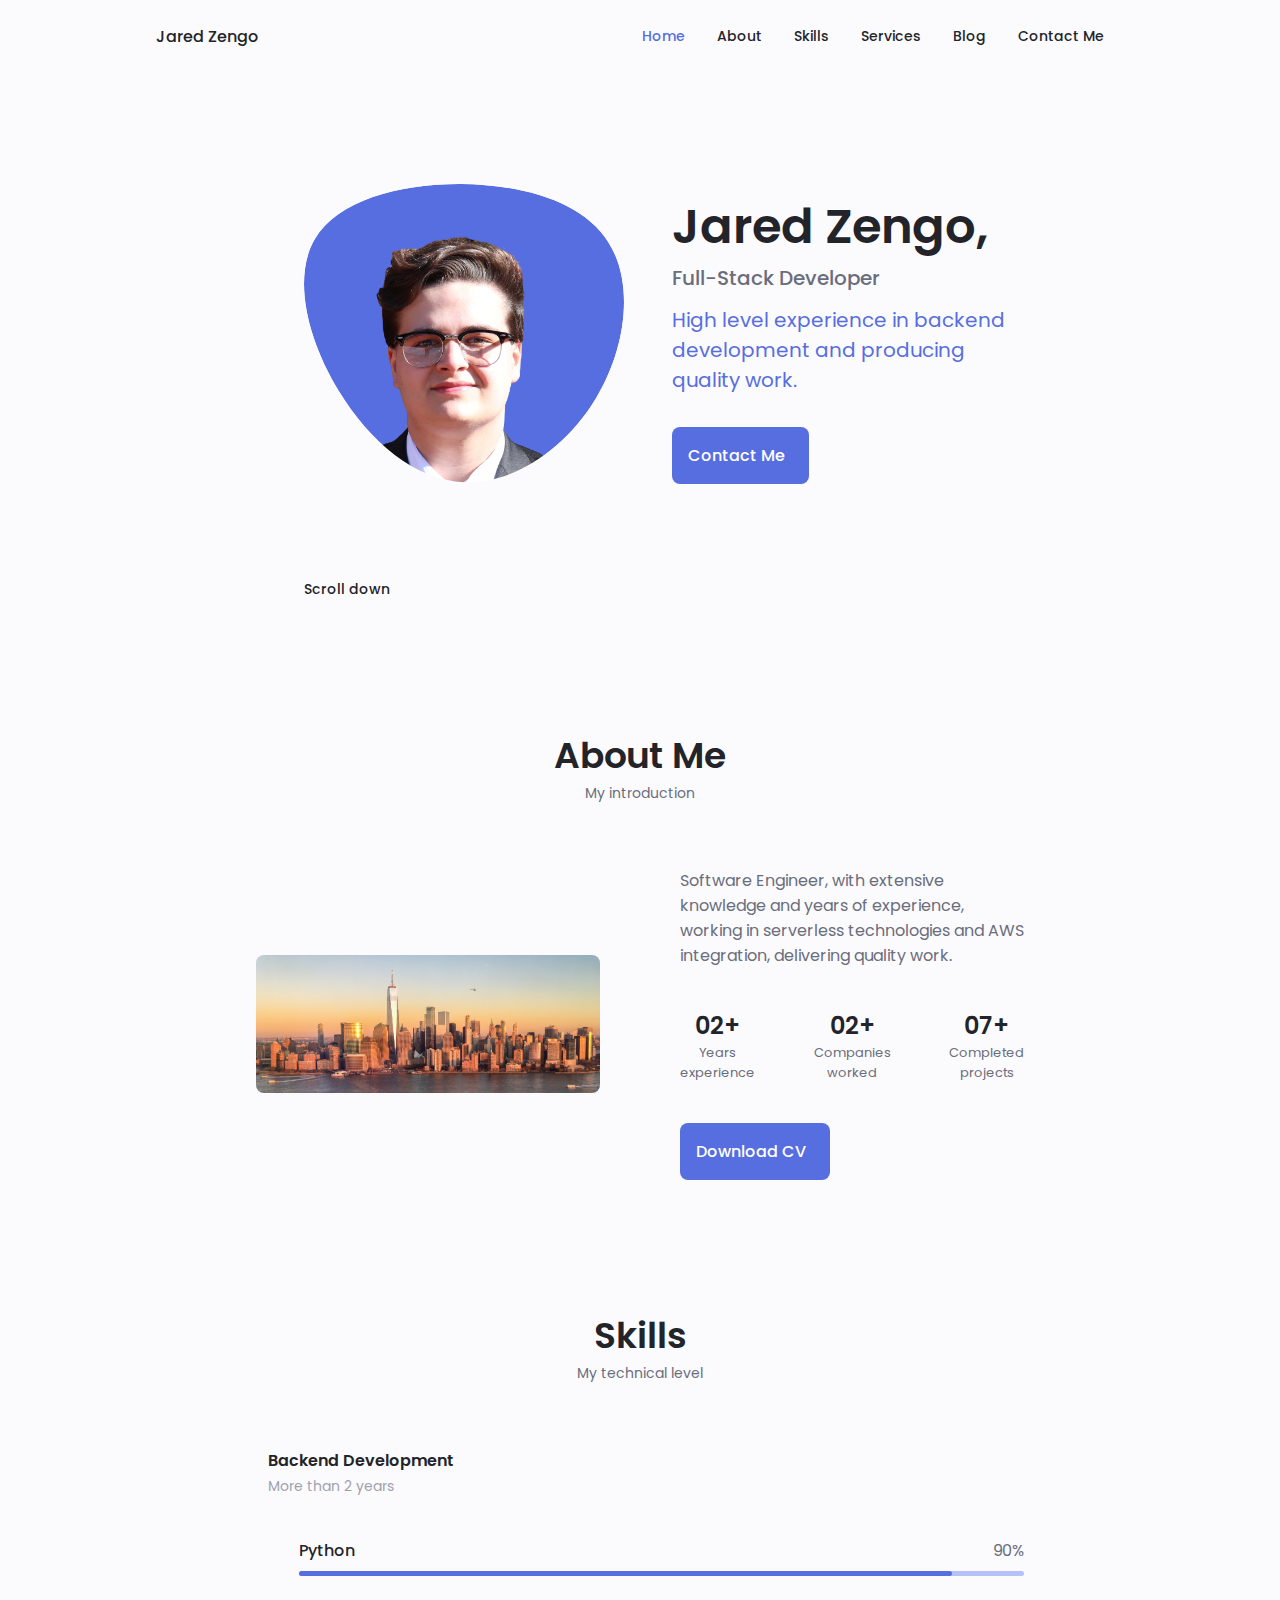
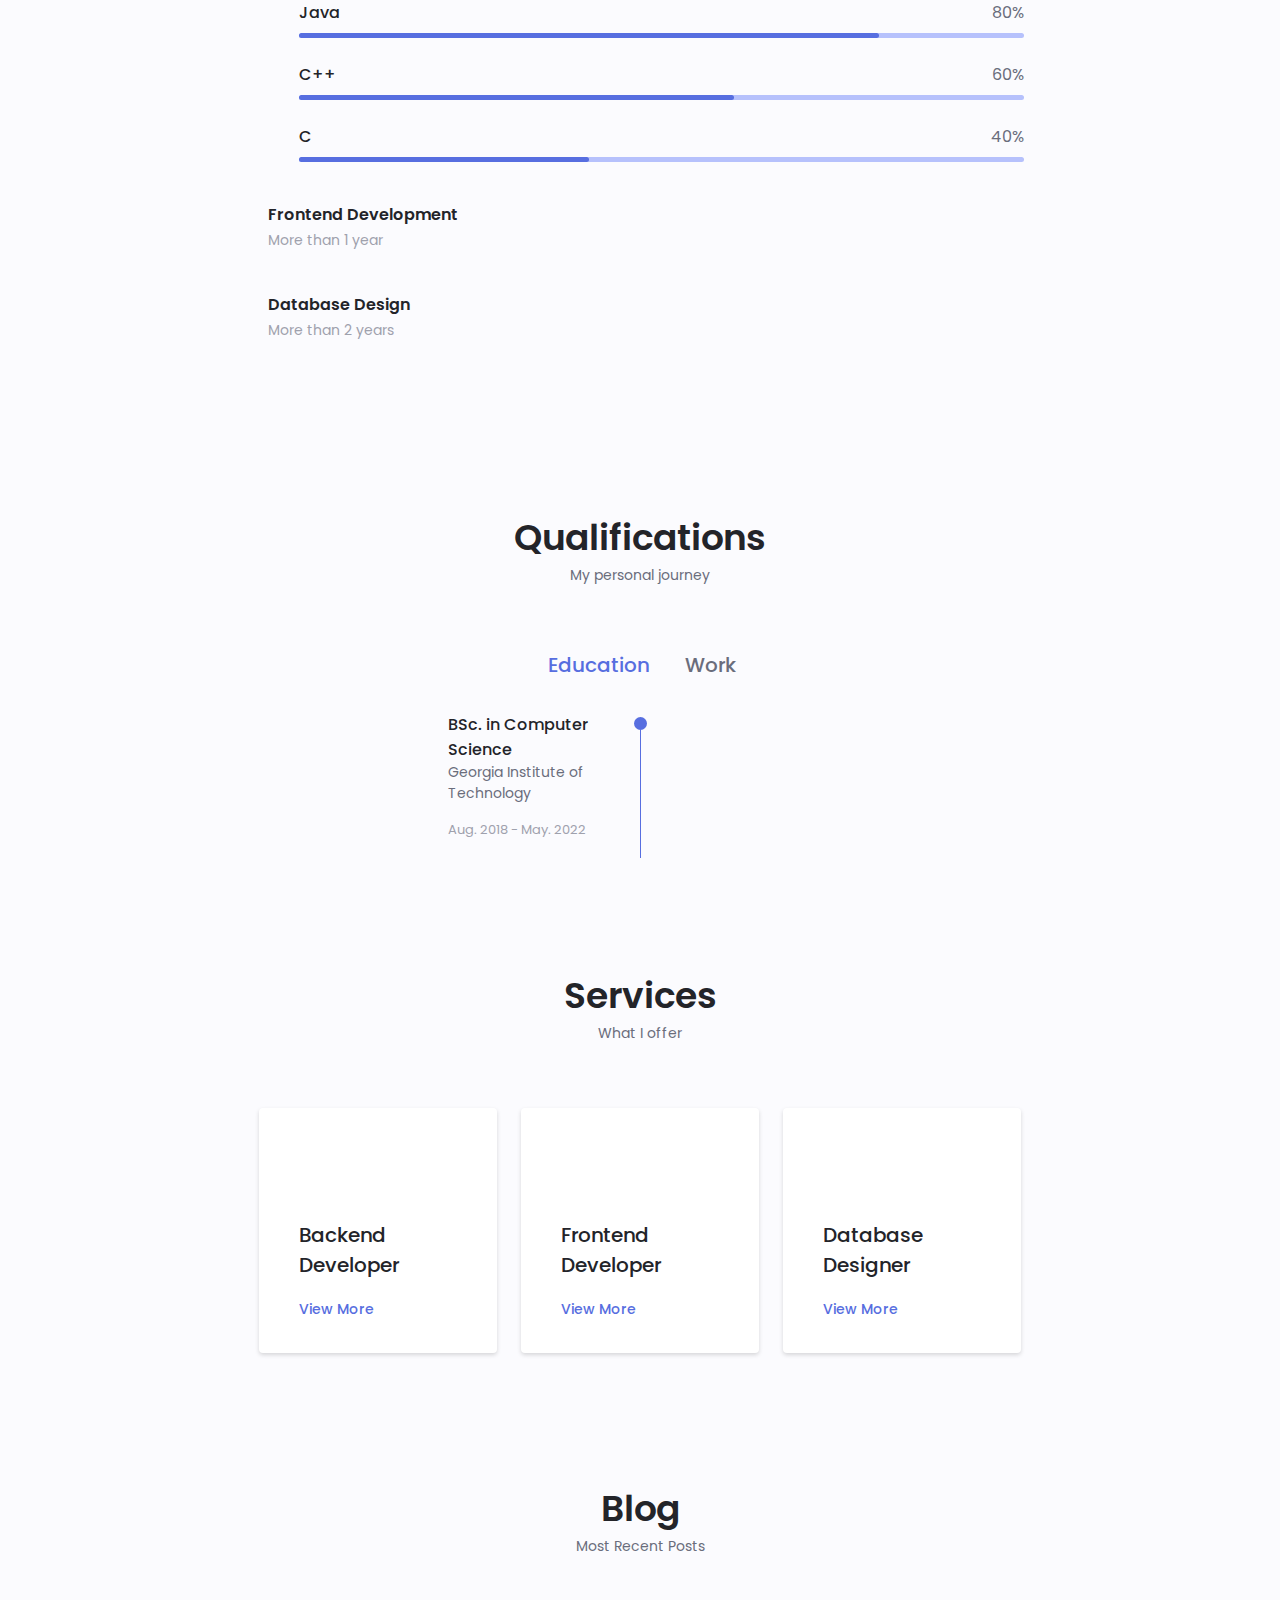
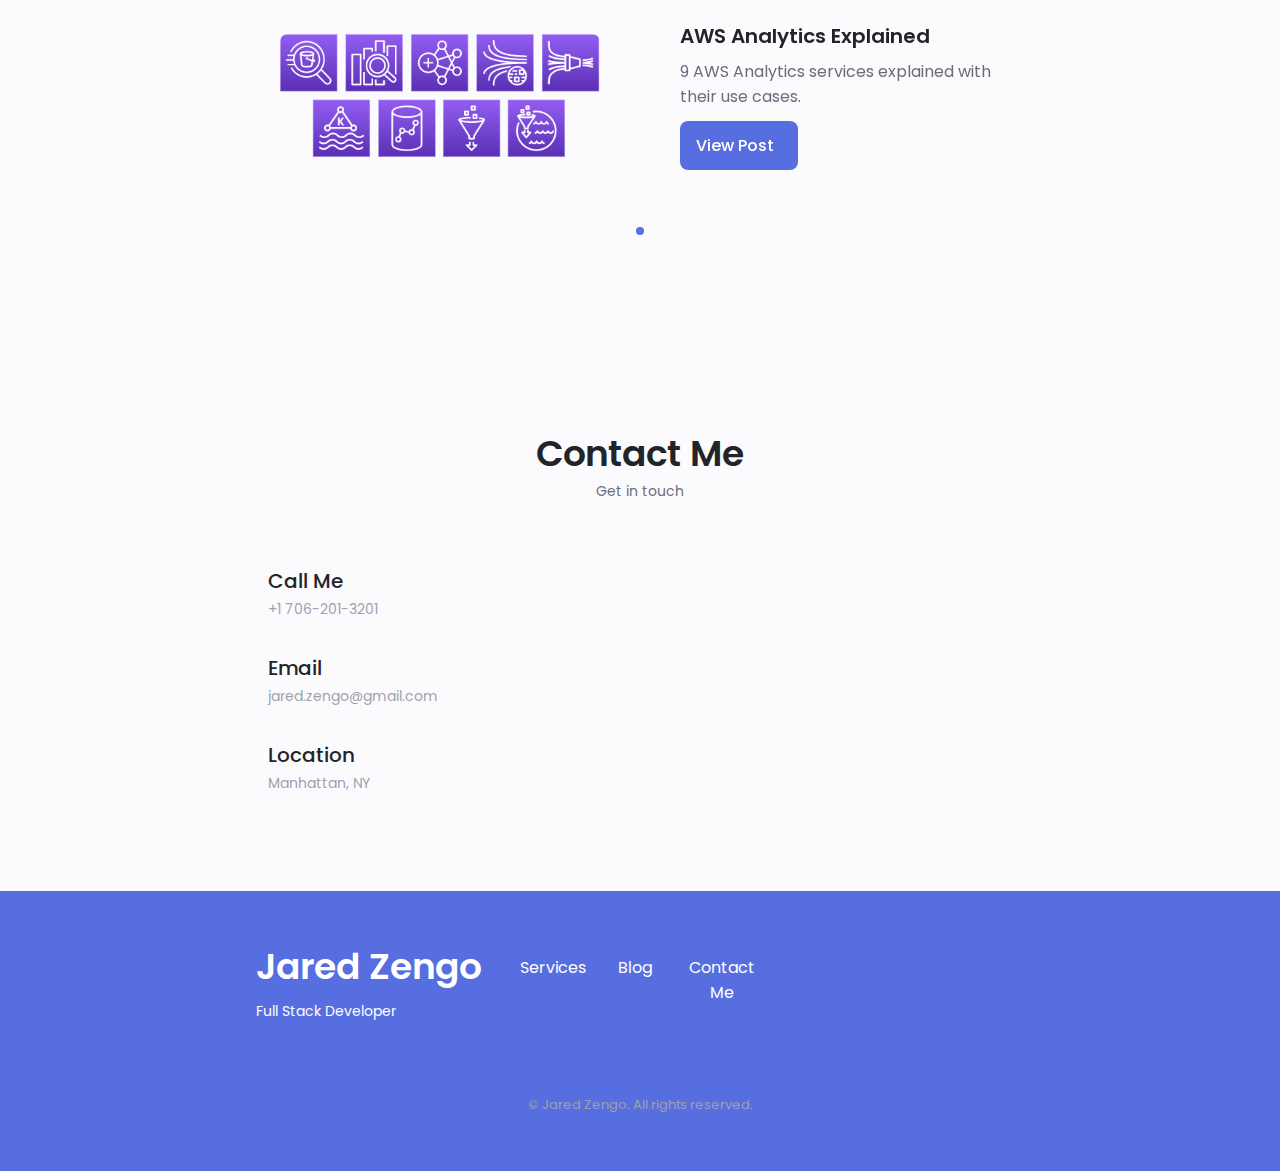
<file: index.html>
<!DOCTYPE html>
<html lang="en">
<head>
    <meta charset="UTF-8">
    <meta name="viewport" content="width=device-width, initial-scale=1.0">
    <meta name = "description" content = "I am a freelance fullstack developer based in New York City. I specializes in building custom applications and websites.">
    <meta name = "title" content = "Jared Zengo's Blog">
    <link rel="apple-touch-icon" sizes="180x180" href="icons/apple-touch-icon.png">
    <link rel="icon" type="image/png" sizes="32x32" href="icons/favicon-32x32.png">
    <link rel="icon" type="image/png" sizes="16x16" href="icons/favicon-16x16.png">
    <link rel="manifest" href="icons/site.webmanifest">
    <link rel="mask-icon" href="icons/safari-pinned-tab.svg" color="#5bbad5">
    <meta name="msapplication-TileColor" content="#da532c">
    <meta name="theme-color" content="#ffffff">
    <!--==================== UNICONS ====================-->
    <link rel="stylesheet" href="https://unicons.iconscout.com/release/v4.0.0/css/line.css">
    <link rel="stylesheet" href="https://cdnjs.cloudflare.com/ajax/libs/font-awesome/4.7.0/css/font-awesome.min.css">
    <!--==================== SWIPER CSS ====================-->
    <link rel="stylesheet" href="assets/css/swiper-bundle.min.css">

    <!--==================== CSS ====================-->
    <link rel="stylesheet" href="assets/css/styles.css">

    <title>Jared Zengo</title>
</head>
<body>
<!--==================== HEADER ====================-->
    <header class="header" id="header">
        <nav class="nav container">
            <a href="#" class="nav__logo">Jared Zengo</a>
            <div class="nav__menu" id="nav-menu">
                <ul class="nav__list grid">
                    <li class="nav__item">
                        <a href="#home" class="nav__link active-link">
                            <i class="uil uil-estate nav__icon"></i> Home
                        </a>
                    </li>
                    <li class="nav__item">
                        <a href="#about" class="nav__link">
                            <i class="uil uil-user nav__icon"></i> About
                        </a>
                    </li>
                    <li class="nav__item">
                        <a href="#skills" class="nav__link">
                            <i class="uil uil-file-alt nav__icon"></i> Skills
                        </a>
                    </li>
                    <li class="nav__item">
                        <a href="#services" class="nav__link">
                            <i class="uil uil-briefcase-alt nav__icon"></i> Services
                        </a>
                    </li>
                    <li class="nav__item">
                        <a href="blog#" class="nav__link">
                            <i class="uil uil-scenery nav__icon"></i> Blog
                        </a>
                    </li>
                    <li class="nav__item">
                        <a href="#contact" class="nav__link">
                            <i class="uil uil-estate nav__icon"></i> Contact Me
                        </a>
                    </li>
                </ul>
                <i class="uil uil-times nav__close" id="nav-close"></i>
            </div>

            <div class="nav__btns">
                <!--Theme change button-->
                <i class="uil uil-moon change-theme" id="theme-button"></i>

                <div class="nav__toggle" id="nav-toggle">
                    <i class="uil uil-apps"></i>
                </div>
            </div>
        </nav>
    </header>

<!--==================== MAIN ====================-->
    <main class="main">
        <!--==================== HOME ====================-->
        <section class="home section" id="home">
            <div class="home__container container grid">
                <div class="home__content grid">
                    <div class="home__social">
                        <a href="https://www.linkedin.com/in/jared-zengo/" target="_blank" class="home__social-icon">
                            <i class="uil uil-linkedin-alt"></i>
                        </a>
                        <a href="https://github.com/jjz13744" target="_blank" class="home__social-icon">
                            <i class="uil uil-github-alt"></i>
                        </a>
                        <a href="https://www.twitter.com/JaredZengo" target="_blank" class="home__social-icon">
                            <i class="uil uil-twitter-alt"></i>
                    </div>

                    <div class="home__img">
                        <svg class="home__blob" viewBox="0 0 200 187" xmlns="http://www.w3.org/2000/svg" xmlns:xlink="http://www.w3.org/1999/xlink">
                            <mask id="mask0" mask-type="alpha">
                                <path d="M190.312 36.4879C206.582 62.1187 201.309 102.826 182.328 134.186C163.346 165.547
            130.807 187.559 100.226 186.353C69.6454 185.297 41.0228 161.023 21.7403 129.362C2.45775
            97.8511 -7.48481 59.1033 6.67581 34.5279C20.9871 10.1032 59.7028 -0.149132 97.9666
            0.00163737C136.23 0.303176 174.193 10.857 190.312 36.4879Z"/>
                            </mask>
                            <g mask="url(#mask0)">
                                <path d="M190.312 36.4879C206.582 62.1187 201.309 102.826 182.328 134.186C163.346
            165.547 130.807 187.559 100.226 186.353C69.6454 185.297 41.0228 161.023 21.7403
            129.362C2.45775 97.8511 -7.48481 59.1033 6.67581 34.5279C20.9871 10.1032 59.7028
            -0.149132 97.9666 0.00163737C136.23 0.303176 174.193 10.857 190.312 36.4879Z"/>
                                <image class="home__blob-img" x="12" y="18" xlink:href="assets/img/perfil.png"/>
                            </g>
                        </svg>

                    </div>
                    <div class="home__data">
                        <h1 class="home__title">Jared Zengo,</h1>
                        <h3 class="home__subtitle">Full-Stack Developer</h3>
                        <p class="home__description">High level experience in backend development and producing quality work.</p>
                        <a href="#contact" class="button button--flex">
                            Contact Me <i class="uil uil-message button__icon"></i>
                        </a>
                    </div>
                </div>

                <div class="home_scroll">
                    <a href="#about" class="home__scroll-button button--flex">
                        <i class="uil uil-mouse-alt home__scroll-mouse"></i>
                        <span class="home__scroll-name">Scroll down</span>
                        <i class="uil uil-arrow-down homw__scroll-arrow"></i>
                    </a>
                </div>
            </div>
        </section>

        <!--==================== ABOUT ====================-->
        <section class="about section" id="about">
            <h2 class="section__title"> About Me</h2>
            <span class="section__subtitle">My introduction</span>

            <div class="about__container container grid">
                <img src="assets/img/about.jpg" alt="" class="about__img">

                <div class="about__data">
                    <p class="about__description">
                        Software Engineer, with extensive knowledge and years of experience, working in serverless
                        technologies and AWS integration, delivering quality work.
                    </p>

                    <div class="about__info">
                        <div >
                            <span class="about__info-title">02+</span>
                            <span class="about__info-name">Years <br> experience </span>
                        </div>

                        <div>
                            <span class="about__info-title">02+</span>
                            <span class="about__info-name">Companies <br> worked </span>
                        </div>

                        <div>
                            <span class="about__info-title">07+</span>
                            <span class="about__info-name">Completed <br> projects </span>
                        </div>
                    </div>
                    <div class="about__buttons">
                        <a download="" href="assets/pdf/Jared-CV.pdf" class="button button--flex">
                            Download CV <i class="uil uil-download-alt button__icon"></i>
                        </a>
                    </div>
                </div>
            </div>

        </section>

        <!--==================== SKILLS ====================-->
        <section class="skills section" id="skills">
            <h2 class="section__title">Skills</h2>
            <span class="section__subtitle">My technical level</span>

            <div class="skills__container container grid">
                <div>
                    <!--====================== SKILLS 1 =============================-->
                    <div class="skills__content skills__open">
                        <div class="skills__header">
                            <i class="uil uil-brackets-curly skills__icon"></i>

                            <div>
                                <h1 class="skills__title">Backend Development</h1>
                                <span class="skills__subtitle">More than 2 years</span>
                            </div>

                            <i class="uil uil-angle-down skills__arrow"></i>
                        </div>

                        <div class="skills__list grid">
                            <div class="skills__data">
                                <div class="skills__titles">
                                    <h3 class="skills__name">Python</h3>
                                    <div class="skills__number">90%</div>
                                </div>
                                <div class="skills__bar">
                                    <div class="skills__percentage skills__python"></div>
                                </div>
                            </div>

                            <div class="skills__data">
                                <div class="skills__titles">
                                    <h3 class="skills__name">Java</h3>
                                    <div class="skills__number">80%</div>
                                </div>
                                <div class="skills__bar">
                                    <div class="skills__percentage skills__java"></div>
                                </div>
                            </div>

                            <div class="skills__data">
                                <div class="skills__titles">
                                    <h3 class="skills__name">C++</h3>
                                    <div class="skills__number">60%</div>
                                </div>
                                <div class="skills__bar">
                                    <div class="skills__percentage skills__cpp"></div>
                                </div>
                            </div>

                            <div class="skills__data">
                                <div class="skills__titles">
                                    <h3 class="skills__name">C</h3>
                                    <div class="skills__number">40%</div>
                                </div>
                                <div class="skills__bar">
                                    <div class="skills__percentage skills__c"></div>
                                </div>
                            </div>
                        </div>
                    </div>

                    <!--====================== SKILLS 2 =============================-->
                    <div class="skills__content skills__close">
                        <div class="skills__header">
                            <i class="uil uil-brackets-curly skills__icon"></i>

                            <div>
                                <h1 class="skills__title">Frontend Development</h1>
                                <span class="skills__subtitle">More than 1 year</span>
                            </div>

                            <i class="uil uil-angle-down skills__arrow"></i>
                        </div>

                        <div class="skills__list grid">
                            <div class="skills__data">
                                <div class="skills__titles">
                                    <h3 class="skills__name">React.js</h3>
                                    <div class="skills__number">70%</div>
                                </div>
                                <div class="skills__bar">
                                    <div class="skills__percentage skills__react"></div>
                                </div>
                            </div>

                            <div class="skills__data">
                                <div class="skills__titles">
                                    <h3 class="skills__name">Material UI</h3>
                                    <div class="skills__number">60%</div>
                                </div>
                                <div class="skills__bar">
                                    <div class="skills__percentage skills__material"></div>
                                </div>
                            </div>
                            
                            <div class="skills__data">
                                <div class="skills__titles">
                                    <h3 class="skills__name">Javascript</h3>
                                    <div class="skills__number">80%</div>
                                </div>
                                <div class="skills__bar">
                                    <div class="skills__percentage skills__javascript"></div>
                                </div>
                            </div>

                            <div class="skills__data">
                                <div class="skills__titles">
                                    <h3 class="skills__name">Formik</h3>
                                    <div class="skills__number">60%</div>
                                </div>
                                <div class="skills__bar">
                                    <div class="skills__percentage skills__formik"></div>
                                </div>
                            </div>
                        </div>
                    </div>

                    <div>
                        <!--====================== SKILLS 3 =============================-->
                        <div class="skills__content skills__close">
                            <div class="skills__header">
                                <i class="uil uil-brackets-curly skills__icon"></i>

                                <div>
                                    <h1 class="skills__title">Database Design</h1>
                                    <span class="skills__subtitle">More than 2 years</span>
                                </div>

                                <i class="uil uil-angle-down skills__arrow"></i>
                            </div>

                            <div class="skills__list grid">
                                <div class="skills__data">
                                    <div class="skills__titles">
                                        <h3 class="skills__name">MySQL</h3>
                                        <div class="skills__number">80%</div>
                                    </div>
                                    <div class="skills__bar">
                                        <div class="skills__percentage skills__mysql"></div>
                                    </div>
                                </div>
                                <div class="skills__data">
                                    <div class="skills__titles">
                                        <h3 class="skills__name">Graphql</h3>
                                        <div class="skills__number">70%</div>
                                    </div>
                                    <div class="skills__bar">
                                        <div class="skills__percentage skills__graphql"></div>
                                    </div>
                                </div>
                            </div>
                        </div>
                    </div>
                </div>
            </div>
        </section>

        <!--==================== QUALIFICATION ====================-->
        <section class="qualification section">
            <h2 class="section__title">Qualifications</h2>
            <div class="section__subtitle">My personal journey</div>

            <div class="qualification__container container">
                <div class="qualification__tabs">
                    <div class="qualification__button button--flex qualification__active" data-target="#education">
                        <i class="uil uil-graduation-cap qualification__icon"></i>
                        Education
                    </div>

                    <div class="qualification__button button--flex" data-target="#work">
                        <i class="uil uil-briefcase-alt qualification__icon"></i>
                        Work
                    </div>
                </div>

                <div class="qualification__sections">
                    <!--===============================QUALIFICATION CONTENT 1 ===========================-->
                    <div class="qualification__content qualification__active" data-content id="education">
                        <!--===============================QUALIFICATION 1 ===========================-->
                        <div class="qualification__data">
                            <div>
                                <h3 class="qualification__title">BSc. in Computer Science</h3>
                                <span class="qualification__subtitle">Georgia Institute of Technology</span>
                                <div class="qualification__calendar">
                                    <i class="uil uil-calendar-alt"></i>
                                    Aug. 2018 - May. 2022
                                </div>
                            </div>

                            <div>
                                <span class="qualification__rounder"></span>
                                <span class="qualification__line"></span>
                            </div>
                        </div>
                    </div> <!-- Remove this div to enable other qualifications-->

                        <!-- ===============================QUALIFICATION 2 =========================== -->
                        <!-- <div class="qualification__data">
                            <div></div>
                            <div>
                                <span class="qualification__rounder"></span>
                                <span class="qualification__line"></span>
                            </div>

                            <div>
                                <h3 class="qualification__title">Higher Secondary School Certificate</h3>
                                <span class="qualification__subtitle">Bir Shreshtha Noor Mohammad Public College</span>
                                <div class="qualification__calendar">
                                    <i class="uil uil-calendar-alt"></i>
                                    July, 2012 - September, 2014
                                </div>
                            </div>
                        </div> -->

                        <!--===============================QUALIFICATION 3 ===========================-->
                        <!-- <div class="qualification__data">
                            <div>
                                <h3 class="qualification__title">Secondary School Certificate</h3>
                                <span class="qualification__subtitle">Bir Shreshtha Munshi Abdur Rouf Public College</span>
                                <div class="qualification__calendar">
                                    <i class="uil uil-calendar-alt"></i>
                                    January, 2010 - May, 2012
                                </div>
                            </div>

                            <div>
                                <span class="qualification__rounder"></span>
                            </div>
                        </div>
                    </div> -->

                    <!--===============================QUALIFICATION CONTENT 2 ===========================-->
                    <div class="qualification__content" data-content id="work">
                        <!--===============================QUALIFICATION 1 ===========================-->
                        <div class="qualification__data">
                            <div>
                                <h3 class="qualification__title">Software Engineering Intern</h3>
                                <span class="qualification__subtitle">
                                    <a class="qualification__tech" href="https://www.parsons.com/" target="_blank">Parsons</a>
                                </span>
                                <div class="qualification__calendar">
                                    <i class="uil uil-calendar-alt"></i>
                                    June. 2021 - Sept. 2021
                                </div>
                            </div>

                            <div>
                                <span class="qualification__rounder"></span>
                                <span class="qualification__line"></span>
                            </div>
                        </div>

                        <!--===============================QUALIFICATION 2 ===========================-->
                        <div class="qualification__data">
                            <div></div>
                            <div>
                                <span class="qualification__rounder"></span>
                                <span class="qualification__line"></span>
                            </div>

                            <div>
                                <h3 class="qualification__title">GT Junior Design Team Lead</h3>
                                <span class="qualification__subtitle">
                                    <a class="qualification__tech" href="https://home.kpmg/xx/en/home" target="_blank">KPMG</a>
                                </span>
                                <div class="qualification__calendar">
                                    <i class="uil uil-calendar-alt"></i>
                                    Jan. 2021 - Dec. 2021
                                </div>
                            </div>
                        </div>

                        <!--===============================QUALIFICATION 3 ===========================-->
                        <div class="qualification__data">
                            <div>
                                <h3 class="qualification__title">Software Engineer Analyst</h3>
                                <span class="qualification__subtitle">
                                    <a class="qualification__tech" href="https://www.marketaxess.com/" target="_blank">MarketAxess</a>
                                <div class="qualification__calendar">
                                    <i class="uil uil-calendar-alt"></i>
                                    Sept. 2022 - Current
                                </div>
                            </div>

                            <div>
                                <span class="qualification__rounder"></span>
                            </div>
                        </div>
                    </div>
                </div>
            </div>
        </section>

        <!--==================== SERVICES ====================-->
        <section class="services section" id="services">
            <h2 class="section__title">Services</h2>
            <span class="section__subtitle">What I offer</span>

            <div class="services__container container grid">
                <!--===================== SERVICES 1 ====================-->
                <div class="services__content">
                    <div>
                        <i class="uil uil-arrow services__icon"></i>
                        <h3 class="services__title">Backend <br> Developer</h3>

                        <span class="button button--flex button--small button--link services__button">
                            View More
                            <i class="uil uil-arrow-right button__icon"></i>
                        </span>

                        <div class="services__modal">
                            <div class="services__modal-content">
                                <h4 class="services__modal-title">Backend <br> Developer</h4>
                                <i class="uil uil-times services__modal-close"></i>

                                <ul class="services__modal-services grid">
                                    <li class="services__modal-service">
                                        <i class="uil uil-check-circle services__modal-icon"></i>
                                        <p>I design backend architecture that is cloud ready.</p>
                                    </li>

                                    <li class="services__modal-service">
                                        <i class="uil uil-check-circle services__modal-icon"></i>
                                        <p>I migrate on-premise solutions to cloud solutions.</p>
                                    </li>

                                    <li class="services__modal-service">
                                        <i class="uil uil-check-circle services__modal-icon"></i>
                                        <p>I deploy microservices to the cloud to make applications more reliable.</p>
                                    </li>
                                </ul>
                            </div>
                        </div>
                    </div>
                </div>

                <!--===================== SERVICES 2 ====================-->
                <div class="services__content">
                    <div>
                        <i class="uil uil-web-grid services__icon"></i>
                        <h3 class="services__title">Frontend <br> Developer</h3>

                        <span class="button button--flex button--small button--link services__button">
                            View More
                            <i class="uil uil-arrow-right button__icon"></i>
                        </span>

                        <div class="services__modal">
                            <div class="services__modal-content">
                                <h4 class="services__modal-title">Frontend <br> Developer</h4>
                                <i class="uil uil-times services__modal-close"></i>

                                <ul class="services__modal-services grid">
                                    <li class="services__modal-service">
                                        <i class="uil uil-check-circle services__modal-icon"></i>
                                        <p>I develop clean and <b>blazingly fast</b> user interfaces for a variety of different web applications.</p>
                                    </li>

                                    <li class="services__modal-service">
                                        <i class="uil uil-check-circle services__modal-icon"></i>
                                        <p>I design customer focused web applications that have a lasting impact. </p>
                                    </li>

                                    <li class="services__modal-service">
                                        <i class="uil uil-check-circle services__modal-icon"></i>
                                        <p>I restructure ui/ux components to provide for the easiest usability.</p>
                                    </li>
                                </ul>
                            </div>
                        </div>
                    </div>
                </div>

                <!--===================== SERVICES 3 ====================-->
                <div class="services__content">
                    <div>
                        <i class="uil uil-pen services__icon"></i>
                        <h3 class="services__title">Database <br> Designer</h3>

                        <span class="button button--flex button--small button--link services__button">
                            View More
                            <i class="uil uil-arrow-right button__icon"></i>
                        </span>

                        <div class="services__modal">
                            <div class="services__modal-content">
                                <h4 class="services__modal-title">Database <br> Designer</h4>
                                <i class="uil uil-times services__modal-close"></i>

                                <ul class="services__modal-services grid">
                                    <li class="services__modal-service">
                                        <i class="uil uil-check-circle services__modal-icon"></i>
                                        <p>I design databases to fit the individual needs of the product.</p>
                                    </li>

                                    <li class="services__modal-service">
                                        <i class="uil uil-check-circle services__modal-icon"></i>
                                        <p>I structure data to allow for ease of access in preparation for future expansion.</p>
                                    </li>
                                </ul>
                            </div>
                        </div>
                    </div>
                </div>
            </div>
        </section>

        <!--==================== PORTFOLIO ====================-->
        <section class="portfolio section" id="blog">
            <h2 class="section__title">Blog</h2>
            <span class="section__subtitle">Most Recent Posts</span>

            <div class="portfolio__container container swiper-container">
                <div class="swiper-wrapper">
                    <!--======================== PORTFOLIO 1 =============-->
                    <div class="portfolio__content grid swiper-slide">
                        <img src="BlogPosts/AWSAnalyticsResources/AWSAnalyticsExplained.png" alt="" class="portfolio__img">

                        <div class="portfolio__data">
                            <h3 class="portfolio__title">AWS Analytics Explained</h3>
                            <p class="portfolio__description">
                                9 AWS Analytics services explained with their use cases.
                            </p>
                            <a href="./BlogPosts/AWSAnalyticsExplained" class="button button--flex button--small portfolio__button">
                                View Post
                                <i class="uil uil-arrow-right button__icon"></i>
                            </a>
                        </div>
                    </div>

                    <!-- ======================== PORTFOLIO 2 =============
                    <div class="portfolio__content grid swiper-slide">
                        <img src="assets/img/portfolio2.jpg" alt="" class="portfolio__img">

                        <div class="portfolio__data">
                            <h3 class="portfolio__title">Modern Website(2)</h3>
                            <p class="portfolio__description">
                                This is test description(2) right now.
                            </p>
                            <a href="#" class="button button--flex button--small portfolio__button">
                                View Post
                                <i class="uil uil-arrow-right button__icon"></i>
                            </a>
                        </div>
                    </div>

                    ======================== PORTFOLIO 3 =============
                    <div class="portfolio__content grid swiper-slide">
                        <img src="assets/img/portfolio3.jpg" alt="" class="portfolio__img">

                        <div class="portfolio__data">
                            <h3 class="portfolio__title">Modern Website(3)</h3>
                            <p class="portfolio__description">
                                This is test description(3) right now.
                            </p>
                            <a href="#" class="button button--flex button--small portfolio__button">
                                View Post
                                <i class="uil uil-arrow-right button__icon"></i>
                            </a>
                        </div>
                    </div> -->

                </div>
                <!--============ Add Arrows =============-->
                <div class="swiper-button-next">
                    <i class="uil uil-angle-right-b swiper-portfolio-icon"></i>
                </div>
                <div class="swiper-button-prev">
                    <i class="uil uil-angle-left-b swiper-portfolio-icon"></i>
                </div>

                <!--============ Add Pagination =============-->
                <div class="swiper-pagination"></div>
            </div>
        </section>

        <!-- ==================== PROJECT IN MIND ====================
        <section class="project section">
            <div class="project__bg">
                <div class="project__container container grid">
                    <div class="project__data">
                        <h2 class="project__title">You have a new project</h2>
                        <p class="project__description">Contact me now and get a 30% discount on your new project!</p>
                        <a href="#contact" class="button button--flex button--white">
                            Contact Me
                            <i class="uil uil-message project__icon button__icon"></i>
                        </a>
                    </div>

                    <img src="assets/img/project.png" alt="" class="project__img">
                </div>
            </div>

        </section> -->

        <!--==================== TESTIMONIAL ====================-->
        <section class="testimonial section">
            <!--=======This feature is skipped for now========-->
        </section>

        <!--==================== CONTACT ME ====================-->
        <section class="contact section" id="contact">
            <h2 class="section__title">Contact Me</h2>
            <span class="section__subtitle">Get in touch</span>

            <div class="contact__container container grid">
                <div>
                    <div class="contact__information">
                        <i class="uil uil-phone contact__icon"></i>

                        <div>
                            <h3 class="contact__title">Call Me</h3>
                            <span class="contact__subtitle">+1 706-201-3201</span>
                        </div>
                    </div>

                    <div class="contact__information">
                        <i class="uil uil-envelope contact__icon"></i>

                        <div>
                            <h3 class="contact__title">Email</h3>
                            <span class="contact__subtitle">jared.zengo@gmail.com</span>
                        </div>
                    </div>

                    <div class="contact__information">
                        <i class="uil uil-map-marker contact__icon"></i>

                        <div>
                            <h3 class="contact__title">Location</h3>
                            <span class="contact__subtitle">Manhattan, NY</span>
                        </div>
                    </div>

                    <!-- <form action="" class="contact__form grid">
                        <div class="contact__inputs grid">
                            <div class="contact__content">
                                <label for="name" class="contact__label">Name</label>
                                <input type="text" id="name" class="contact__input">
                            </div>

                            <div class="contact__content">
                                <label for="email" class="contact__label">Email</label>
                                <input type="email" id="email" class="contact__input">
                            </div>
                        </div>

                        <div class="contact__content">
                            <label for="project-contact" class="contact__label">Project</label>
                            <input type="text" id="project-contact" class="contact__input">
                        </div>

                        <div class="contact__content">
                            <label for="message-contact" class="contact__label">Message</label>
                            <textarea name="" cols="0" rows="7" id="message-contact" class="contact__input"></textarea>
                        </div>
                        
                        <div>
                            <a href="#" class="button button--flex">Send Message</a>
                            <i class="uil uil-message button__icon"></i>
                        </div>
                    </form> -->
                </div>
            </div>

        </section>
    </main>

    <!--==================== FOOTER ====================-->
    <footer class="footer">
        <div class="footer__bg">
            <div class="footer__container container grid">
                <div>
                    <h1 class="footer__title">Jared Zengo</h1>
                    <span class="footer__subtitle">Full Stack Developer</span>
                </div>

                <ul class="footer__links">
                    <li>
                        <a href="#services" class="footer__link">Services</a>
                    </li>

                    <li>
                        <a href="#blog" class="footer__link">Blog</a>
                    </li>

                    <li>
                        <a href="#contact" class="footer__link">Contact Me</a>
                    </li>
                </ul>

                <div class="footer__socials">
                    <a href="https://www.linkedin.com/in/jared-zengo/" target="_blank" class="footer__social" class="footer__social">
                        <i class="uil uil-linkedin-alt"></i>
                    </a>
                    <a href="https://www.github.com/jjz13744" target="_blank" class="footer__social" class="footer__social">
                        <i class="uil uil-github-alt"></i>
                    </a>
                    <a href="https://www.twitter.com/JaredZengo/" target="_blank" class="footer__social" class="footer__social">
                        <i class="uil uil-twitter-alt"></i>
                    </a>
                </div>
            </div>

            <p class="footer__copy">&#169; Jared Zengo. All rights reserved.</p>
        </div>

    </footer>

    <!--==================== SCROLL TOP ====================-->
    <a href="" class="scrollup" id="scroll-up">
        <i class="uil uil-arrow-up scroll__icon"></i>
    </a>

    <!--==================== SWIPER JS ====================-->
    <script src="assets/js/swiper-bundle.min.js"></script>

    <!--==================== MAIN JS ====================-->
    <script src="assets/js/main.js"></script>
</body>
</html>
</file>
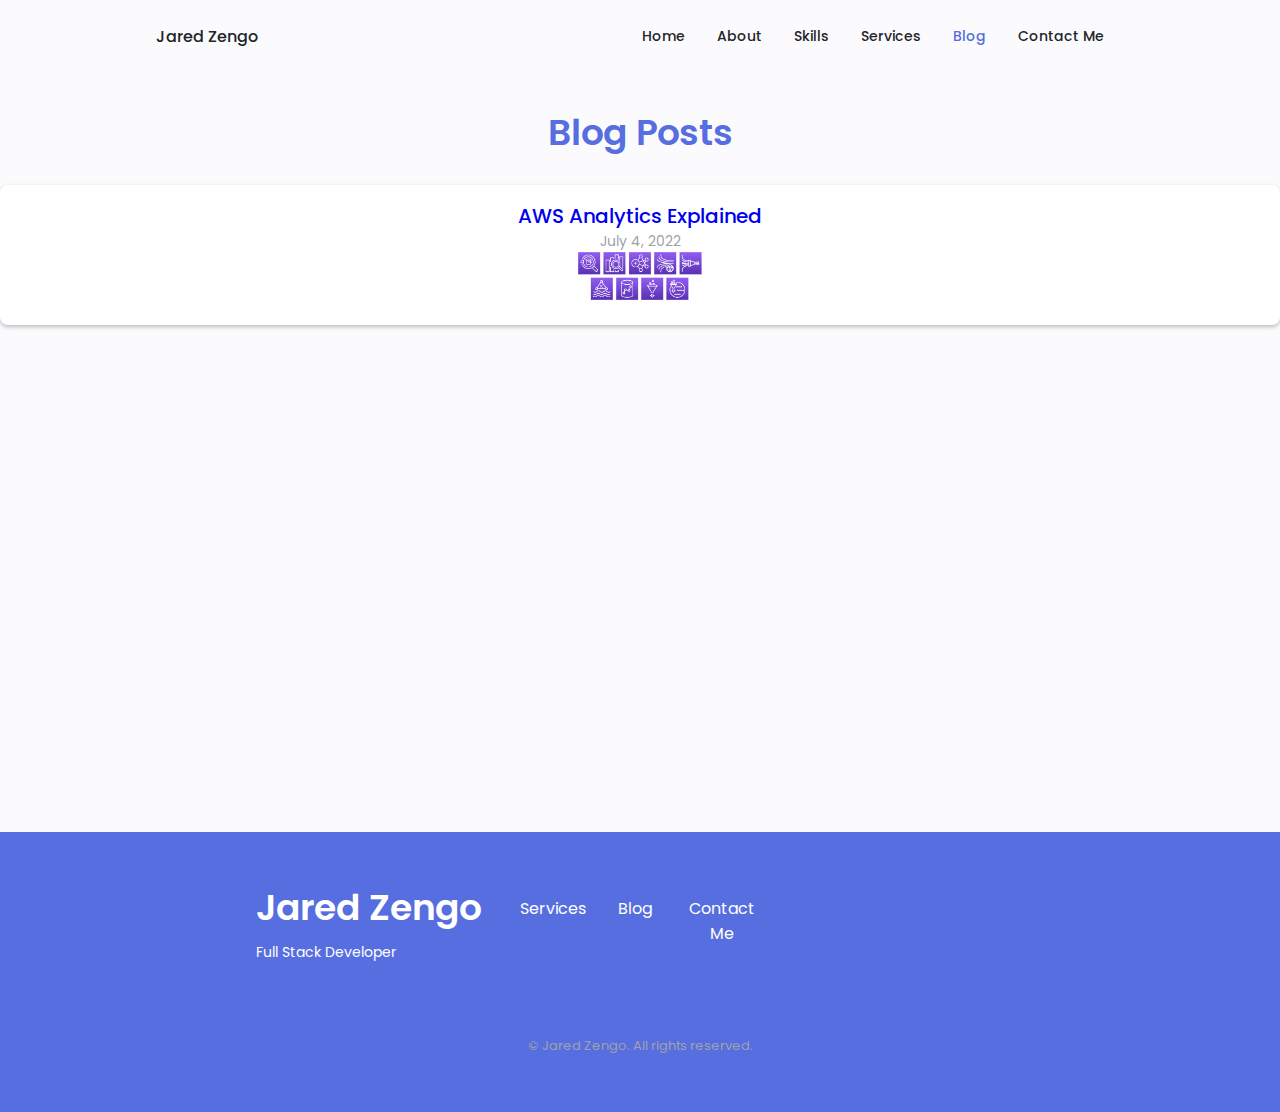
<file: blog.html>
<!DOCTYPE html>
<html lang="en">
<head>
    <link rel="apple-touch-icon" sizes="180x180" href="icons/apple-touch-icon.png">
    <link rel="icon" type="image/png" sizes="32x32" href="icons/favicon-32x32.png">
    <link rel="icon" type="image/png" sizes="16x16" href="icons/favicon-16x16.png">
    <link rel="manifest" href="icons/site.webmanifest">
    <link rel="mask-icon" href="icons/safari-pinned-tab.svg" color="#5bbad5">
    <meta name="msapplication-TileColor" content="#da532c">
    <meta name = "description" content = "I am a freelance fullstack developer based in New York City. I specialize in building custom applications and websites.">
    <meta name = "title" content = "Jared Zengo's Blog">
    <meta name="theme-color" content="#ffffff">
    <meta charset="UTF-8">
    <meta name="viewport" content="width=device-width, initial-scale=1.0">

    <!--==================== UNICONS ====================-->
    <link rel="stylesheet" href="https://unicons.iconscout.com/release/v4.0.0/css/line.css">
    <link rel="stylesheet" href="https://cdnjs.cloudflare.com/ajax/libs/font-awesome/4.7.0/css/font-awesome.min.css">
    <!--==================== SWIPER CSS ====================-->
    <link rel="stylesheet" href="assets/css/swiper-bundle.min.css">

    <!--==================== CSS ====================-->
    <link rel="stylesheet" href="assets/css/styles.css">

    <title>Jared Zengo</title>
</head>
<body class="blog__body">
    <!--==================== HEADER ====================-->
        <header class="header" id="header">
            <nav class="nav container">
                <a href="#" class="nav__logo">Jared Zengo</a>
                <div class="nav__menu" id="nav-menu">
                    <ul class="nav__list grid">
                        <li class="nav__item">
                            <a href="index#home" class="nav__link">
                                <i class="uil uil-estate nav__icon"></i> Home
                            </a>
                        </li>
                        <li class="nav__item">
                            <a href="index#about" class="nav__link">
                                <i class="uil uil-user nav__icon"></i> About
                            </a>
                        </li>
                        <li class="nav__item">
                            <a href="index#skills" class="nav__link">
                                <i class="uil uil-file-alt nav__icon"></i> Skills
                            </a>
                        </li>
                        <li class="nav__item">
                            <a href="index#services" class="nav__link">
                                <i class="uil uil-briefcase-alt nav__icon"></i> Services
                            </a>
                        </li>
                        <li class="nav__item">
                            <a href="blog" class="nav__link active-link">
                                <i class="uil uil-scenery nav__icon"></i> Blog
                            </a>
                        </li>
                        <li class="nav__item">
                            <a href="index#contact" class="nav__link">
                                <i class="uil uil-estate nav__icon"></i> Contact Me
                            </a>
                        </li>
                    </ul>
                    <i class="uil uil-times nav__close" id="nav-close"></i>
                </div>
    
                <div class="nav__btns">
                    <!--Theme change button-->
                    <i class="uil uil-moon change-theme" id="theme-button"></i>
    
                    <div class="nav__toggle" id="nav-toggle">
                        <i class="uil uil-apps"></i>
                    </div>
                </div>
            </nav>
        </header>
    <div class="blog__body">
    <br>
    <h1 class="blog__title"> Blog Posts</h1>
    <br>
    <section class="blog__container">
        <div class="blog__card">
            <a href="/BlogPosts/AWSAnalyticsExplained" class="blog__card-title">AWS Analytics Explained</a>
            <br>
            <p class="blog__date">
                <i class="uil uil-calendar-alt"></i>
                <span>July 4, 2022</span>
            </p>
            <a href="/BlogPosts/AWSAnalyticsExplained"><img src="./BlogPosts/AWSAnalyticsResources/AWSAnalyticsExplained.png" alt="aws" class="blog__card-image"> </a>
            <br>
            </div>
        </div>
    </section>
</div>
    <!--==================== SCROLL TOP ====================-->
    <a href="" class="scrollup" id="scroll-up">
        <i class="uil uil-arrow-up scroll__icon"></i>
    </a>

    <!--==================== SWIPER JS ====================-->
    <script src="assets/js/swiper-bundle.min.js"></script>

    <!--==================== MAIN JS ====================-->
    <script src="assets/js/main.js"></script>

   <!--==================== FOOTER ====================-->
   <footer class="footer">
    <div class="footer__bg">
        <div class="footer__container container grid">
            <div>
                <h1 class="footer__title">Jared Zengo</h1>
                <span class="footer__subtitle">Full Stack Developer</span>
            </div>

            <ul class="footer__links">
                <li>
                    <a href="#services" class="footer__link">Services</a>
                </li>

                <li>
                    <a href="#blog" class="footer__link">Blog</a>
                </li>

                <li>
                    <a href="#contact" class="footer__link">Contact Me</a>
                </li>
            </ul>

            <div class="footer__socials">
                <a href="https://www.linkedin.com/in/jared-zengo/" target="_blank" class="footer__social" class="footer__social">
                    <i class="uil uil-linkedin-alt"></i>
                </a>
                <a href="https://www.github.com/jjz13744" target="_blank" class="footer__social" class="footer__social">
                    <i class="uil uil-github-alt"></i>
                </a>
                <a href="https://www.twitter.com/JaredZengo/" target="_blank" class="footer__social" class="footer__social">
                    <i class="uil uil-twitter-alt"></i>
                </a>
            </div>
        </div>

        <p class="footer__copy">&#169; Jared Zengo. All rights reserved.</p>
    </div>
</html>
</file>
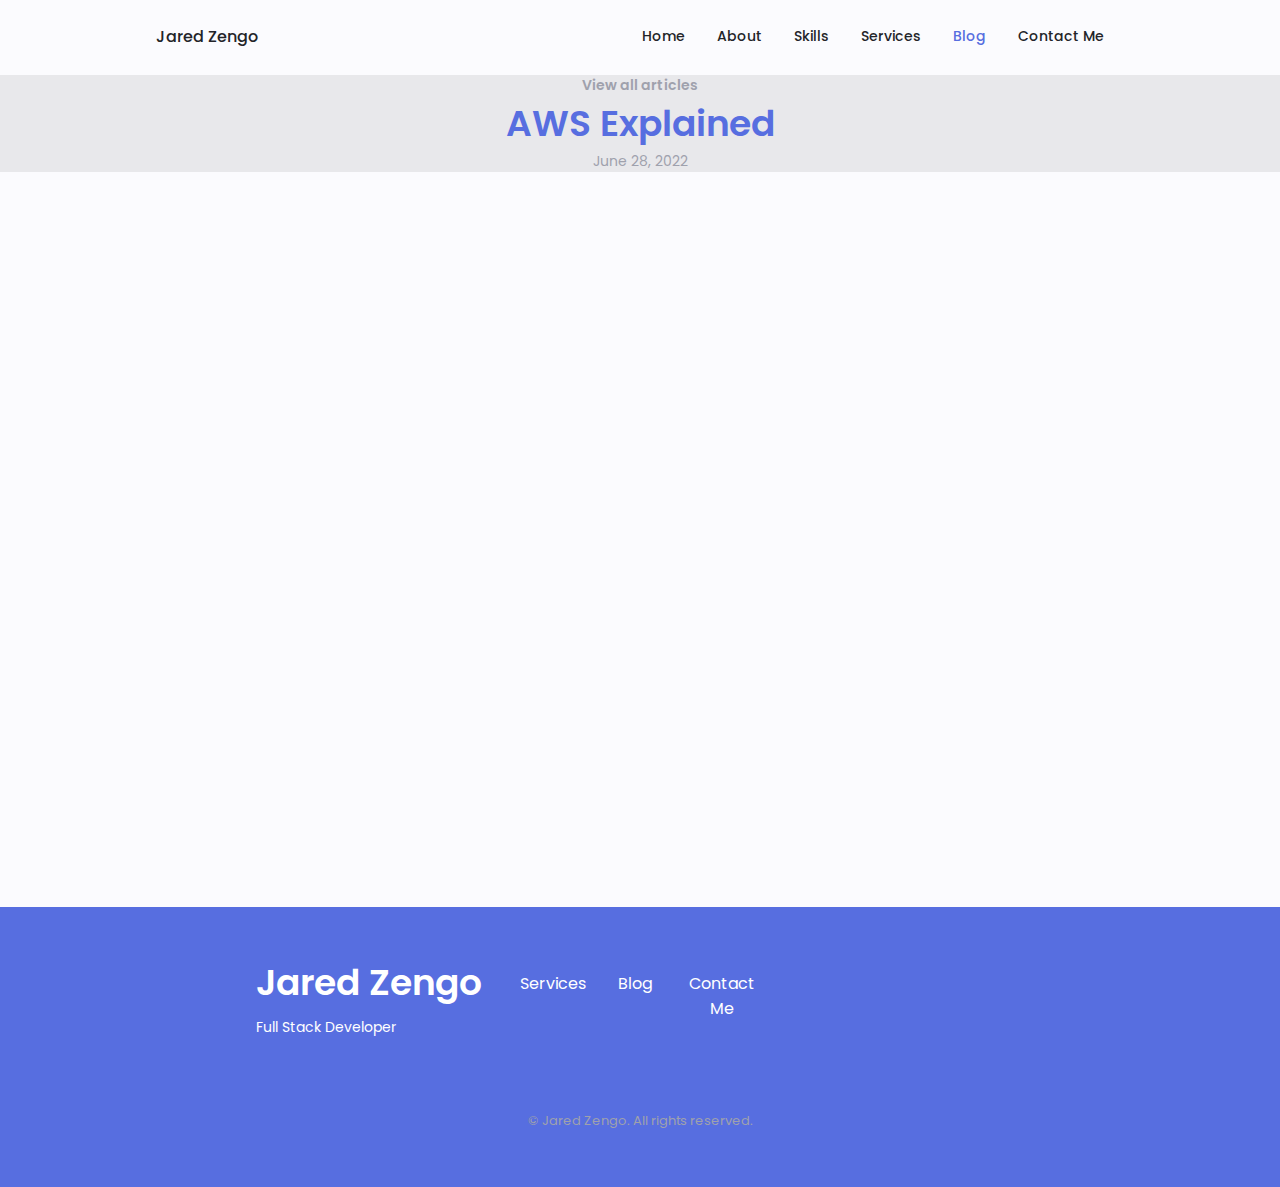
<file: BlogPosts/AWSExplained.html>
<!DOCTYPE html>
<html lang="en">
<head>
    <link rel="apple-touch-icon" sizes="180x180" href="../icons/apple-touch-icon.png">
    <link rel="icon" type="image/png" sizes="32x32" href="../icons/favicon-32x32.png">
    <link rel="icon" type="image/png" sizes="16x16" href="../icons/favicon-16x16.png">
    <link rel="manifest" href="../icons/site.webmanifest">
    <link rel="mask-icon" href="../icons/safari-pinned-tab.svg" color="#5bbad5">
    <meta name="msapplication-TileColor" content="#da532c">
    <meta name="theme-color" content="#ffffff">
    <meta charset="UTF-8">
    <meta name="viewport" content="width=device-width, initial-scale=1.0">

    <!--==================== UNICONS ====================-->
    <link rel="stylesheet" href="https://unicons.iconscout.com/release/v4.0.0/css/line.css">
    <link rel="stylesheet" href="https://cdnjs.cloudflare.com/ajax/libs/font-awesome/4.7.0/css/font-awesome.min.css">
    <!--==================== SWIPER CSS ====================-->
    <link rel="stylesheet" href="../assets/css/swiper-bundle.min.css">

    <!--==================== CSS ====================-->
    <link rel="stylesheet" href="../assets/css/styles.css">

    <title>Jared Zengo</title>
</head>
<body>
    <!--==================== HEADER ====================-->
        <header class="header" id="header">
            <nav class="nav container">
                <a href="#" class="nav__logo">Jared Zengo</a>
                <div class="nav__menu" id="nav-menu">
                    <ul class="nav__list grid">
                        <li class="nav__item">
                            <a href="../index.html#home" class="nav__link">
                                <i class="uil uil-estate nav__icon"></i> Home
                            </a>
                        </li>
                        <li class="nav__item">
                            <a href="../index.html#about" class="nav__link">
                                <i class="uil uil-user nav__icon"></i> About
                            </a>
                        </li>
                        <li class="nav__item">
                            <a href="../index.html#skills" class="nav__link">
                                <i class="uil uil-file-alt nav__icon"></i> Skills
                            </a>
                        </li>
                        <li class="nav__item">
                            <a href="../index.html#services" class="nav__link">
                                <i class="uil uil-briefcase-alt nav__icon"></i> Services
                            </a>
                        </li>
                        <li class="nav__item">
                            <a href="../blog.html" class="nav__link active-link">
                                <i class="uil uil-scenery nav__icon"></i> Blog
                            </a>
                        </li>
                        <li class="nav__item">
                            <a href="../index.html#contact" class="nav__link">
                                <i class="uil uil-estate nav__icon"></i> Contact Me
                            </a>
                        </li>
                    </ul>
                    <i class="uil uil-times nav__close" id="nav-close"></i>
                </div>
    
                <div class="nav__btns">
                    <!--Theme change button-->
                    <i class="uil uil-moon change-theme" id="theme-button"></i>
    
                    <div class="nav__toggle" id="nav-toggle">
                        <i class="uil uil-apps"></i>
                    </div>
                </div>
            </nav>
        </header>
<body>
    <br>
    <div class="blog__contents">
        <div class="blog__header">
            <a href="../blog.html"><h3 class="blog__back">View all articles</h3></a>
            <h1 class="blog__post-title"> AWS Explained</h1>
            <p class="blog__date-spread">
                <i class="uil uil-calendar-alt"></i>
                <span>June 28, 2022</span>
            </p>

        </div>


    </div>







    <!--==================== SCROLL TOP ====================-->
    <a href="" class="scrollup" id="scroll-up">
        <i class="uil uil-arrow-up scroll__icon"></i>
    </a>

    <!--==================== SWIPER JS ====================-->
    <script src="../assets/js/swiper-bundle.min.js"></script>

    <!--==================== MAIN JS ====================-->
    <script src="../assets/js/main.js"></script>
</body>
   <!--==================== FOOTER ====================-->
   <footer class="footer">
    <div class="footer__bg">
        <div class="footer__container container grid">
            <div>
                <h1 class="footer__title">Jared Zengo</h1>
                <span class="footer__subtitle">Full Stack Developer</span>
            </div>

            <ul class="footer__links">
                <li>
                    <a href="#services" class="footer__link">Services</a>
                </li>

                <li>
                    <a href="#blog" class="footer__link">Blog</a>
                </li>

                <li>
                    <a href="#contact" class="footer__link">Contact Me</a>
                </li>
            </ul>

            <div class="footer__socials">
                <a href="https://www.linkedin.com/in/jared-zengo/" target="_blank" class="footer__social" class="footer__social">
                    <i class="uil uil-linkedin-alt"></i>
                </a>
                <a href="https://www.github.com/jjz13744" target="_blank" class="footer__social" class="footer__social">
                    <i class="uil uil-github-alt"></i>
                </a>
                <a href="https://www.twitter.com/JaredZengo/" target="_blank" class="footer__social" class="footer__social">
                    <i class="uil uil-twitter-alt"></i>
                </a>
            </div>
        </div>

        <p class="footer__copy">&#169; Jared Zengo. All rights reserved.</p>
    </div>
</html>
</file>
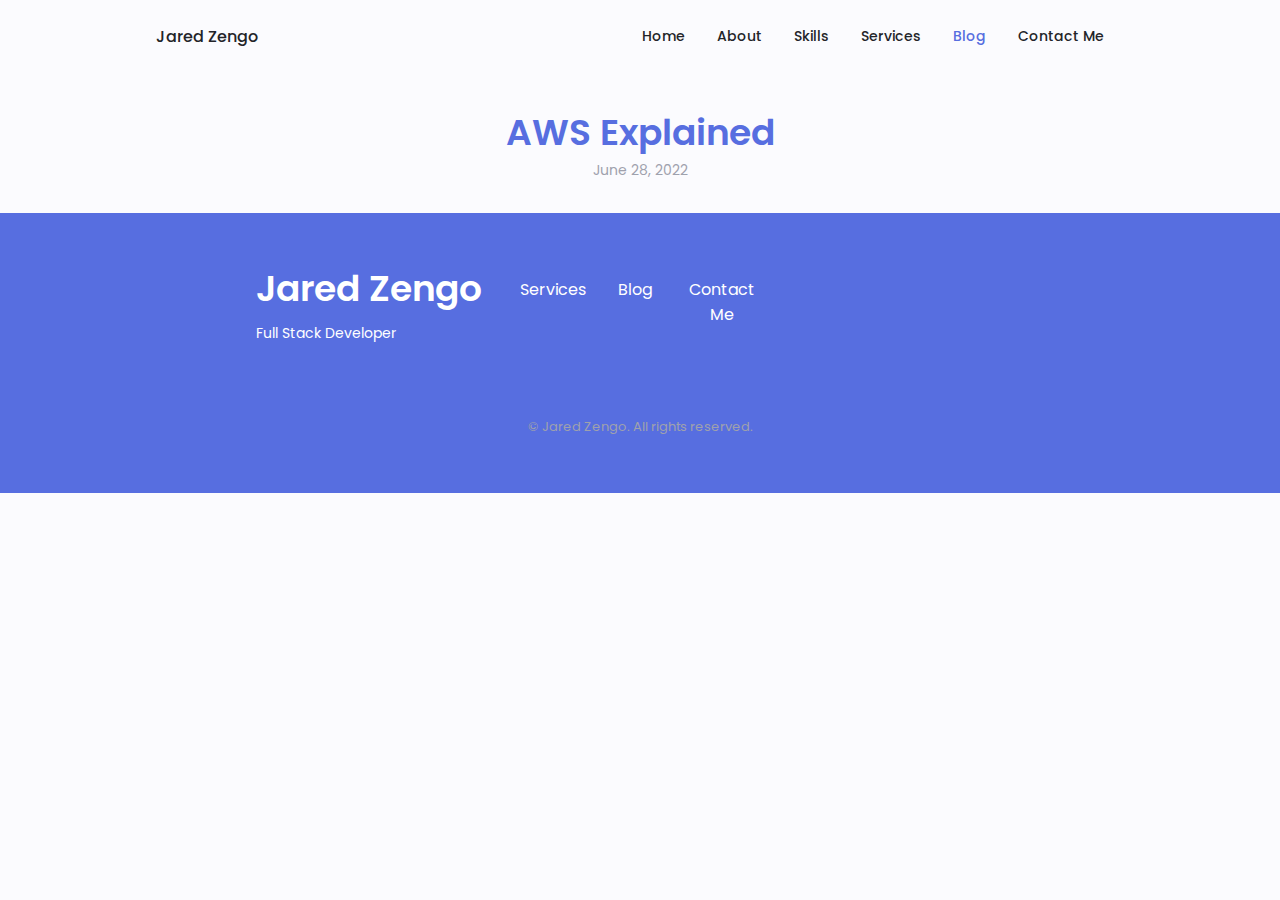
<file: BlogPosts/Template.html>
<!DOCTYPE html>
<html lang="en">
<head>
    <link rel="apple-touch-icon" sizes="180x180" href="../icons/apple-touch-icon.png">
    <link rel="icon" type="image/png" sizes="32x32" href="../icons/favicon-32x32.png">
    <link rel="icon" type="image/png" sizes="16x16" href="../icons/favicon-16x16.png">
    <link rel="manifest" href="../icons/site.webmanifest">
    <link rel="mask-icon" href="../icons/safari-pinned-tab.svg" color="#5bbad5">
    <meta name="msapplication-TileColor" content="#da532c">
    <meta name="theme-color" content="#ffffff">
    <meta charset="UTF-8">
    <meta name="viewport" content="width=device-width, initial-scale=1.0">

    <!--==================== UNICONS ====================-->
    <link rel="stylesheet" href="https://unicons.iconscout.com/release/v4.0.0/css/line.css">
    <link rel="stylesheet" href="https://cdnjs.cloudflare.com/ajax/libs/font-awesome/4.7.0/css/font-awesome.min.css">
    <!--==================== SWIPER CSS ====================-->
    <link rel="stylesheet" href="../assets/css/swiper-bundle.min.css">

    <!--==================== CSS ====================-->
    <link rel="stylesheet" href="../assets/css/styles.css">

    <title>Jared Zengo</title>
</head>
<body>
    <!--==================== HEADER ====================-->
        <header class="header" id="header">
            <nav class="nav container">
                <a href="#" class="nav__logo">Jared Zengo</a>
                <div class="nav__menu" id="nav-menu">
                    <ul class="nav__list grid">
                        <li class="nav__item">
                            <a href="../index.html#home" class="nav__link">
                                <i class="uil uil-estate nav__icon"></i> Home
                            </a>
                        </li>
                        <li class="nav__item">
                            <a href="../index.html#about" class="nav__link">
                                <i class="uil uil-user nav__icon"></i> About
                            </a>
                        </li>
                        <li class="nav__item">
                            <a href="../index.html#skills" class="nav__link">
                                <i class="uil uil-file-alt nav__icon"></i> Skills
                            </a>
                        </li>
                        <li class="nav__item">
                            <a href="../index.html#services" class="nav__link">
                                <i class="uil uil-briefcase-alt nav__icon"></i> Services
                            </a>
                        </li>
                        <li class="nav__item">
                            <a href="../blog.html" class="nav__link active-link">
                                <i class="uil uil-scenery nav__icon"></i> Blog
                            </a>
                        </li>
                        <li class="nav__item">
                            <a href="../index.html#contact" class="nav__link">
                                <i class="uil uil-estate nav__icon"></i> Contact Me
                            </a>
                        </li>
                    </ul>
                    <i class="uil uil-times nav__close" id="nav-close"></i>
                </div>
    
                <div class="nav__btns">
                    <!--Theme change button-->
                    <i class="uil uil-moon change-theme" id="theme-button"></i>
    
                    <div class="nav__toggle" id="nav-toggle">
                        <i class="uil uil-apps"></i>
                    </div>
                </div>
            </nav>
        </header>
<body>
    <br>
    <h1 class="blog__title"> AWS Explained</h1>
    <p class="blog__date">
        <i class="uil uil-calendar-alt"></i>
        <span>June 28, 2022</span>
    </p>



    <!--==================== SCROLL TOP ====================-->
    <a href="" class="scrollup" id="scroll-up">
        <i class="uil uil-arrow-up scroll__icon"></i>
    </a>

    <!--==================== SWIPER JS ====================-->
    <script src="../assets/js/swiper-bundle.min.js"></script>

    <!--==================== MAIN JS ====================-->
    <script src="../assets/js/main.js"></script>
</body>
   <!--==================== FOOTER ====================-->
   <footer class="footer">
    <div class="footer__bg">
        <div class="footer__container container grid">
            <div>
                <h1 class="footer__title">Jared Zengo</h1>
                <span class="footer__subtitle">Full Stack Developer</span>
            </div>

            <ul class="footer__links">
                <li>
                    <a href="#services" class="footer__link">Services</a>
                </li>

                <li>
                    <a href="#blog" class="footer__link">Blog</a>
                </li>

                <li>
                    <a href="#contact" class="footer__link">Contact Me</a>
                </li>
            </ul>

            <div class="footer__socials">
                <a href="https://www.linkedin.com/in/jared-zengo/" target="_blank" class="footer__social" class="footer__social">
                    <i class="uil uil-linkedin-alt"></i>
                </a>
                <a href="https://www.github.com/jjz13744" target="_blank" class="footer__social" class="footer__social">
                    <i class="uil uil-github-alt"></i>
                </a>
                <a href="https://www.twitter.com/JaredZengo/" target="_blank" class="footer__social" class="footer__social">
                    <i class="uil uil-twitter-alt"></i>
                </a>
            </div>
        </div>

        <p class="footer__copy">&#169; Jared Zengo. All rights reserved.</p>
    </div>
</html>
</file>
<file: assets/css/styles.css>
/*==================== GOOGLE FONTS ====================*/
@import url('https://fonts.googleapis.com/css2?family=Poppins:wght@400;500;600&display=swap');

/*==================== VARIABLES CSS ====================*/
:root {
    --header-height: 3rem;

    /*========== Colors ==========*/
    /* Change favorite color */
    --hue-color: 230; /*Purple 250 - Green 142 - Blue 230 - Pink 340*/

    /* HSL color mode */
    --first-color: hsl(var(--hue-color), 69%, 61%);
    --first-color-second: hsl(var(--hue-color), 69%, 61%);
    --first-color-alt: hsl(var(--hue-color), 57%, 53%);
    --first-color-lighter: hsl(var(--hue-color), 92%, 85%);
    --title-color: hsl(var(--hue-color), 8%, 15%);
    --text-color: hsl(var(--hue-color), 8%, 45%);
    --text-color-light: hsl(var(--hue-color), 8%, 65%);
    --input-color: hsl(var(--hue-color), 70%, 96%);
    --body-color: hsl(var(--hue-color), 60%, 99%);
    --container-color: #FFF;
    --scroll-bar-color: hsl(var(--hue-color), 12%, 90%);
    --scroll-thumb-color: hsl(var(--hue-color), 12%, 80%);

    /*========== Font and typography ==========*/
    --body-font: 'Poppins', sans-serif;

    /* .5rem = 8px, 1rem = 16px, 1.5rem = 24px ... */
    --big-font-size: 2rem;
    --h1-font-size: 1.5rem;
    --h2-font-size: 1.25rem;
    --h3-font-size: 1.125rem;
    --normal-font-size: .938rem;
    --small-font-size: .813rem;
    --smaller-font-size: .75rem;

    /*========== Font weight ==========*/
    --font-medium: 500;
    --font-semi-bold: 600;

    /*========== Margenes Bottom ==========*/
    /* .25rem = 4px, .5rem = 8px, .75rem = 12px ... */
    --mb-0-25: .25rem;
    --mb-0-5: .5rem;
    --mb-0-75: .75rem;
    --mb-1: 1rem;
    --mb-1-5: 1.5rem;
    --mb-2: 2rem;
    --mb-2-5: 2.5rem;
    --mb-3: 3rem;

    /*========== z index ==========*/
    --z-tooltip: 10;
    --z-fixed: 100;
    --z-modal: 1000;
}

/* Font size for large devices */
@media screen and (min-width: 968px) {
    :root {
        --big-font-size: 3rem;
        --h1-font-size: 2.25rem;
        --h2-font-size: 1.5rem;
        --h3-font-size: 1.25rem;
        --normal-font-size: 1rem;
        --small-font-size: .875rem;
        --smaller-font-size: .813rem;
    }
}

/*========== Variables Dark theme ==========*/
body.dark-theme{
    /* HSL color mode */
    --first-color-second: hsl(var(--hue-color), 30%, 8%);
    --title-color: hsl(var(--hue-color), 8%, 95%);
    --text-color: hsl(var(--hue-color), 8%, 75%);
    --input-color: hsl(var(--hue-color), 29%, 16%);
    --body-color: hsl(var(--hue-color), 28%, 12%);
    --container-color: hsl(var(--hue-color), 29%, 16%);
    --scroll-bar-color: hsl(var(--hue-color), 12%, 48%);
    --scroll-thumb-color: hsl(var(--hue-color), 12%, 36%);
}

/*========== Button Dark/Light ==========*/
.nav__btns{
    display: flex;
    align-items: center;
}

.change-theme{
    font-size: 1.25rem;
    color: var(--title-color);
    margin-right: var(--mb-1);
    cursor: pointer;
}

.change-theme:hover{
    color: var(--first-color);
}

/*==================== BASE ====================*/
*{
    box-sizing: border-box;
    padding: 0;
    margin: 0;
}

html{
    scroll-behavior: smooth;
}

body{
    margin: 0 0 var(--header-height) 0;
    font-family: var(--body-font);
    font-size: var(--normal-font-size);
    background-color: var(--body-color);
    color: var(--text-color);
}

h1,h2,h3,h4{
    color: var(--title-color);
    font-weight: var(--font-semi-bold);
}

ul{
    list-style: none;
}

a{
    text-decoration: none;
}

img{
    max-width: 100%;
    height: auto;
}



/*==================== REUSABLE CSS CLASSES ====================*/
.section{
    padding: 2rem 0 4rem;
}

.section__title{
    font-size: var(--h1-font-size);
}

.section__subtitle{
    display: block;
    font-size: var(--small-font-size);
    margin-bottom: var(--mb-3);
}

.section__title,
.section__subtitle{
    text-align: center;
}
/*==================== LAYOUT ====================*/
.container{
    max-width: 768px;
    margin-left: var(--mb-1-5);
    margin-right: var(--mb-1-5);
}

.grid{
    display: grid;
    gap: 1.5rem;
}

.header{
    width: 100%;
    position: fixed;
    bottom: 0;
    left: 0;
    z-index: var(--z-fixed);
    background-color: var(--body-color);
}

/*==================== NAV ====================*/
.nav
{
    max-width: 968px;
    height: var(--header-height);
    display: flex;
    justify-content: space-between;
    align-items: center;
}

.nav__logo,
.nav__toggle{
    color: var(--title-color);
    font-weight: var(--font-medium);
}

.nav__logo:hover{
    color: var(--first-color);
}

.nav__toggle{
    font-size: 1.1rem;
    cursor: pointer;
}

.nav__toggle:hover{
    color: var(--first-color);
}

@media screen and (max-width: 767px){
    .nav__menu{
        position: fixed;
        bottom: -100%;
        left: 0;
        width: 100%;
        background-color: var(--body-color);
        padding: 2rem 1.5rem 4rem;
        box-shadow: 0 -1px 4px rgba(0,0,0,.15);
        border-radius: 1.5rem 1.5rem 0 0;
        transition: .3s;
    }
}

.nav__list{
    grid-template-columns: repeat(3, 1fr);
    gap: 2rem;
}

.nav__link{
    display: flex;
    flex-direction: column;
    align-items: center;
    font-size: var(--small-font-size);
    color: var(--title-color);
    font-weight: var(--font-medium);
}

.nav__link:hover{
    color: var(--first-color);
}

.nav__icon{
    font-size: 1.2rem;
}

.nav__close{
    position: absolute;
    right: 1.3rem;
    bottom: .5rem;
    font-size: 1.5rem;
    cursor: pointer;
    color: var(--first-color);
}

.nav__close:hover{
    color: var(--first-color-alt);
}
/* show menu */
.show-menu{
    bottom: 0;
}

/* Active link */
.active-link{
    color: var(--first-color);
}

/* Change background header */
.scroll-header{
    box-shadow: 0 -1px 4px rgba(0,0,0,.15);
}

/*==================== HOME ====================*/
.home__container{
    gap: 1rem;
}

.home__content{
    grid-template-columns: .5fr 3fr;
    padding-top: 3.5rem;
    align-items: center;
}

.home__social{
    display: grid;
    grid-template-columns: max-content;
    row-gap: 1rem;
}

.home__social-icon{
    font-size: 1.25rem;
    color: var(--first-color);
}

.home__social-icon:hover{
    color: var(--first-color-alt);
}

.home__blob{
    width: 200px;
    fill: var(--first-color);
}

.home__blob-img{
    width: 170px;
}

.home__data{
    grid-column: 1/3;
}

.home__title{
    font-size: var(--big-font-size);
}

.home__subtitle{
    font-size: var(--h3-font-size);
    color: var(--text-color);
    font-weight: var(--font-medium);
    margin-bottom: var(--mb-0-75);
}

.home__description{
    margin-bottom: var(--mb-2);
}

.home__scroll{
    /*display: none;*/
}

.home__scroll-button{
    color: var(--first-color);
    transition: .3s;
}

.home__scroll-button:hover{
    transform: translateY(0.25rem);
}

.home__scroll-mouse{
    font-size: 2rem;
}

.home__scroll-name{
    font-size: var(--small-font-size);
    color: var(--title-color);
    font-weight: var(--font-medium);
    margin-right: var(--mb-0-25);
}

.home__scroll-arrow{
    font-size: 1.25rem;
}

/*==================== BUTTONS ====================*/
.button{
    display: inline-block;
    background-color: var(--first-color);
    color: #FFF;
    padding: 1rem;
    border-radius: .5rem;
    font-weight: var(--font-medium);
}

.button:hover{
    background-color: var(--first-color-alt);
}

.button__icon{
    font-size: 1.25rem;
    margin-left: var(--mb-0-5);
    transition: .3s;
}

.button--white{
    background-color: #FFF;
    color: var(--first-color);
}

.button--white:hover{
    background-color: #FFF;
}

.button--flex{
    display: inline-flex;
    align-items: center;
}

.button--small{
    padding: .75rem 1rem;
}

.button--link{
    padding: 0;
    background-color: transparent;
    color: var(--first-color);
}

.button--link:hover{
    background-color: transparent;
    color: var(--first-color-alt);
}

/*==================== ABOUT ====================*/
.about__img{
    width: 200px;
    border-radius: .5rem;
    justify-self: center;
    align-self: center;
}

.about__description{
    text-align: center;
    margin-bottom: var(--mb-2-5);
}

.about__info{
    display: flex;
    justify-content: space-evenly;
    margin-bottom: var(--mb-2-5);
}

.about__info-title{
    font-size: var(--h2-font-size);
    font-weight: var(--font-semi-bold);
    color: var(--title-color);
}

.about__info-name{
    font-size: var(--smaller-font-size);
}

.about__info-title,
.about__info-name{
    display: block;
    text-align: center;
}

.about__buttons{
    display: flex;
    justify-content: center;
}
/*==================== SKILLS ====================*/
.skills__container{
    row-gap: 0;
}

.skills__header{
    display: flex;
    align-items: center;
    margin-bottom: var(--mb-2-5);
    cursor: pointer;
}

.skills__icon,
.skills__arrow{
    font-size: 2rem;
    color: var(--first-color);
}

.skills__icon{
    margin-right: var(--mb-0-75);
}

.skills__title{
    font-size: var(--h3-font-size);
}

.skills__subtitle{
    font-size: var(--small-font-size);
    color: var(--text-color-light);
}

.skills__arrow{
    margin-left: auto;
    transition: .4s;
}

.skills__list{
    row-gap: 1.5rem;
    padding-left: 2.7rem;
}

.skills__titles{
    display: flex;
    justify-content: space-between;
    margin-bottom: var(--mb-0-5);
}

.skills__name{
    font-size: var(--normal-font-size);
    font-weight: var(--font-medium);
}

.skills__bar,
.skills__percentage{
    height: 5px;
    border-radius: .25rem;
}

.skills__bar{
    background-color: var(--first-color-lighter);
}

.skills__percentage{
    display: block;
    background-color: var(--first-color);
}

.skills__python{
    width: 90%;
}

.skills__java{
    width: 80%;
}

.skills__cpp{
    width: 60%;
}

.skills__c{
    width: 40%;
}

.skills__react{
    width: 70%;
}

.skills__material{
    width: 60%;
}

.skills__javascript{
    width: 80%;
}

.skills__formik{
    width: 60%;
}

.skills__mysql{
    width: 80%;
}

.skills__graphql{
    width: 70%;
}

.skills__close .skills__list{
    height: 0;
    overflow: hidden;
}

.skills__open .skills__list{
    height: max-content;
    margin-bottom: var(--mb-2-5);
}

.skills__open .skills__arrow{
    transform: rotate(-180deg);
}

/*==================== QUALIFICATION ====================*/
.qualification__tabs{
    display: flex;
    justify-content: space-evenly;
    margin-bottom: var(--mb-2);
}

.qualification__button{
    font-size: var(--h3-font-size);
    font-weight: var(--font-medium);
    cursor: pointer;
}

.qualification__button:hover{
    color: var(--first-color);
}

.qualification__icon{
    font-size: 1.8rem;
    margin-right: var(--mb-0-25);
}

.qualification__data{
    display: grid;
    grid-template-columns: 1fr max-content 1fr;
    column-gap: 1.5rem;
}

.qualification__title{
    font-size: var(--normal-font-size);
    font-weight: var(--font-medium);
}

.qualification__subtitle{
    display: inline-block;
    font-size: var(--small-font-size);
    margin-bottom: var(--mb-1);
}

.qualification__calendar{
    font-size: var(--smaller-font-size);
    color: var(--text-color-light);
}

.qualification__rounder{
    display: inline-block;
    width: 13px;
    height: 13px;
    background-color: var(--first-color);
    border-radius: 50%;
}

.qualification__line{
    display: block;
    width: 1px;
    height: 100%;
    background-color: var(--first-color);
    transform: translate(6px, -7px);
}

.qualification [data-content]{
    display: none;
}

.qualification__active[data-content]{
    display: block;
}

.qualification__button.qualification__active{
    color: var(--first-color);
}

.qualification__tech{
    border-bottom: 3px solid var(--first-color-alt);
    border-radius: .2rem;
}
/*==================== SERVICES ====================*/
.services__container{
    gap: 1.5rem;
    grid-template-columns: repeat(2, 1fr);
}

.services__content{
    position: relative;
    background-color: var(--container-color);
    padding: 3.5rem .5rem 1.25rem 1.5rem;
    border-radius: .25rem;
    box-shadow: 0 2px 4px rgba(0,0,0,.15);
    transition: .3s;
}

.services__content:hover{
    box-shadow: 0 4px 8px rgba(0,0,0,.15);
}

.services__icon{
    display: block;
    font-size: 1.5rem;
    color: var(--first-color);
    margin-bottom: var(--mb-1);
}

.services__title{
    font-size: var(--h3-font-size);
    margin-bottom: var(--mb-1);
    font-weight: var(--font-medium);
}

.services__button{
    cursor: pointer;
    font-size: var(--small-font-size);
}

.services__button:hover .button__icon{
    transform: translateX(.25rem);
}

.services__modal{
    position: fixed;
    top: 0;
    left: 0;
    right: 0;
    bottom: 0;
    background-color: rgba(0,0,0,.5);
    display: flex;
    align-items: center;
    justify-content: center;
    padding: 0 1rem;
    z-index: var(--z-modal);
    opacity: 0;
    visibility: hidden;
    transition: .3s;
}

.services__modal-content{
    position: relative;
    background-color: var(--container-color);
    padding: 1.5rem;
    border-radius: .5rem;
}

.services__modal-service{
    row-gap: 1rem;
}

.services__modal-service{
    display: flex;
}

.services__modal-title{
    font-size: var(--h3-font-size);
    font-weight: var(--font-medium);
    margin-bottom: var(--mb-1-5);
}

.services__modal-close{
    position: absolute;
    top: 1rem;
    right: 1rem;
    font-size: 1.5rem;
    color: var(--first-color);
    cursor: pointer;
}
.services__modal-icon{
    color: var(--first-color);
    margin-right: var(--mb-0-25);
}

/* Active Modal */
.active-modal{
    opacity: 1;
    visibility: visible;
}
/*==================== BLOG ====================*/
.blog__title {
    color: var(--first-color);
    font-size: var(--h1-font-size);
    text-align: center;
    justify-content: center;
    padding-top: 5rem;
}
.blog__analyticsimage {

}
.blog__back {
    font-size: var(--small-font-size);
    color: var(--text-color-light);
    text-align: center;
    justify-content: cen;
}
.blog__header {
    background-color: rgb(128, 128, 128, 0.15);
}

.blog__card-title {
    font-size: var(--h3-font-size);
    font-weight: var(--font-medium);

}

.blog__text {
    color: black;
    text-align: center;
}

.blog__container{
    display: grid;
    grid-template-columns: repeat(auto-fit, minmax(300px, 1fr));
    gap: 1rem;
    justify-content: center;
    text-align: center;
}

.blog__subparagraph {
    margin-top: .86em;
    font-size: 18px;
    line-height: 28px;
    margin-bottom: -0.45em;
    font-weight: 400;
    color: rbga(40, 40, 40, 1);
    font-style: normal;
    letter-spacing: -0.003em;
    margin-left: 20px;
}

.blog__paragraph-title {
    margin-block-start: 1em;
    margin-block-end: 1em;
    margin-top: 30px;   
    margin-bottom: 20px;
    display: block;
    word-break: break-word;
    font-size: 2em;
    color : var(--first-color);
}
.blog__paragraph-subtitle {
    margin-block-start: 1em;
    margin-block-end: 1em;
    margin-top: 20px;   
    margin-bottom: 20px;
    margin-left: 20px;
    display: block;
    word-break: break-word;
    font-size: 1.5em;
    color : var(--text-color);
}

.blog__wrapper {
    max-width: 768px;
    justify-content: center;
    margin-left: auto;
    min-height: 35rem;
    margin-right: auto;
    padding-left: 20px;
    padding-right: 20px;
}
.blog__paragraph {

    margin-top: .86em;
    font-size: 18px;
    line-height: 28px;
    margin-bottom: -0.45em;
    font-weight: 400;
    color: rbga(40, 40, 40, 1);
    font-style: normal;
    letter-spacing: -0.003em;
}
.blog__contents {
    min-height: 50rem;
    
}
.blog__body {
    min-height: 50rem;
}
.blog__date {
    font-size: var(--small-font-size);
    color: var(--text-color-light);
    text-align: center;
    justify-content: cen;
}
.blog__date-spread {
    font-size: var(--small-font-size);
    color: var(--text-color-light);
    text-align: center;
    justify-content: cen;

}

.blog__card{
    position: relative;
    background-color: var(--container-color);
    padding: 1rem;
    padding-bottom: 0;
    border-radius: .5rem;
    box-shadow: 0 2px 4px rgba(0,0,0,.25);
    transition: .3s;
}

.blog__content {
    text-align: left;
    
}

.blog__card:hover{
    box-shadow: 0 4px 8px rgba(0,0,0,.25);
}
.blog__cardsummary{
    display: flex;
    justify-content: center;
    align-items: center;
    flex-direction: column;
}

.blog__post-title {
    color: var(--first-color);
    font-size: var(--h1-font-size);
    text-align: center;
    justify-content: center;

}

.blog__card-image{
    position: relative;
    /* Center the image on the page*/
    display: block;
    margin-left: auto;
    margin-right: auto;
    margin-bottom: 0;
    overflow: hidden;
    max-width: 10%;
}

.blog__read-more{
    text-align: center;
    bottom: 1rem;
    left: 1rem;
    font-size: var(--small-font-size);
    color: var(--first-color);
    cursor : pointer;
}

.blog__paragraph-list {
    margin-top: .86em;
    margin-right : 0;
    font-size: 24px;
    line-height: 28px;
    margin-bottom: -0.45em;
    margin-left: 23px;
    font-weight: 400;
    color: var(--text-color);
    font-style: normal;
    letter-spacing: -0.003em;
}
.blog__paragraph-list-text {
    margin-top: .86em;
    font-size: 24px;
    line-height: 28px;
    margin-bottom: -0.45em;
    font-weight: 400;
    color: var(--text-color);
    font-style: normal;
    letter-spacing: -0.003em;
}
.blog__paragraph-list-text:hover {
    color: var(--first-color-alt);
}

.blog__hidden{
    display: none;
}


/*==================== PORTFOLIO ====================*/
.portfolio__container{
    overflow: initial;
}

.portfolio__content{
    padding: 0 1.5rem;
}

.portfolio__img{
    width: 265px;
    border-radius: .5rem;
    justify-self: center;
}

.portfolio__title{
    font-size: var(--h3-font-size);
    margin-bottom: var(--mb-0-5);
}

.portfolio__description{
    margin-bottom: var(--mb-0-75);
}

.portfolio__button:hover .button__icon{
    transform: translateX(.25rem);
}

.swiper-button-prev::after,
.swiper-button-next::after{
    content: "";
}

.swiper-portfolio-icon{
    font-size: 2rem;
    color: var(--first-color);
}

.swiper-button-prev{
    left: -.5rem;
}

.swiper-button-next{
    right: -.5rem;
}

.swiper-container-horizontal > .swiper-pagination-bullets{
    bottom: -2.5rem;
}

.swiper-pagination-bullet-active{
    background-color: var(--first-color);
}

.swiper-button-prev,
.swiper-button-next,
.swiper-pagination-bullet{
    outline: none;
}

/*==================== PROJECT IN MIND ====================*/
.project{
    text-align: center;
}

.project__bg{
    background-color: var(--first-color-second);
    padding-top: 3rem;
}

.project__title{
    font-size: var(--h2-font-size);
    margin-bottom: var(--mb-0-75);
}

.project__description{
    margin-bottom: var(--mb-1-5);
}

.project__title,
.project__description{
    color: #FFF;
}

.project__img{
    width: 232px;
    justify-self: center;
}

/*==================== TESTIMONIAL ====================*/
/* will be added later if needed */

/*==================== CONTACT ME ====================*/
.contact__container{
    padding: auto;
    /* row-gap: 3rem; */
}

.contact__information{
    display: flex;
    margin-bottom: var(--mb-2);
}

.contact__icon{
    font-size: 2rem;
    color: var(--first-color);
    margin-right: var(--mb-0-75);
}

.contact__title{
    font-size: var(--h3-font-size);
    font-weight: var(--font-medium);
}

.contact__subtitle{
    font-size: var(--small-font-size);
    color: var(--text-color-light);
}

.contact__content{
    background-color: var(--input-color);
    border-radius: .5rem;
    padding: .75rem 1rem .25rem;
}

.contact__label{
    font-size: var(--smaller-font-size);
    color: var(--title-color);
}

/*==================== FOOTER ====================*/
.footer{
    padding-top: 2rem;
}

.footer__container{
    row-gap: 3.5rem;
}

.footer__bg{
    background-color: var(--first-color-second);
    padding: 2rem 0 3rem;
}

.footer__title{
    font-size: var(--h1-font-size);
    margin-bottom: var(--mb-0-25);
}

.footer__subtitle{
    font-size: var(--small-font-size);
}
.footer__links{
    padding-top: 1rem;
    text-align: center;
    display: flex;
    flex-direction: column;
    row-gap: 1.5rem;
}


.footer__link:hover{
    color: var(--first-color-lighter);
}

.footer__social{
    font-size: 1.25rem;
    margin-right: var(--mb-1-5);
}

.footer__social:hover {
    color: var(--first-color-lighter);
}

.footer__copy{
    font-size: var(--smaller-font-size);
    text-align: center;
    color: var(--text-color-light);
    margin-top: var(--mb-3);
}

.footer__title,
.footer__subtitle,
.footer__link,
.footer__social{
    color: #FFF;
}

/*========== SCROLL UP ==========*/
.scrollup{
    position: fixed;
    right: 1rem;
    bottom: 5rem;
    background-color: var(--first-color);
    opacity: .8;
    padding: 0 .3rem;
    border-radius: .4rem;
    z-index: var(--z-tooltip);
    transition: .4s;
}

.scrollup:hover{
    background-color: var(--first-color-alt);
}

.scrollup__icon{
    font-size: 1.5rem;
    color: #FFF;
}
/* Show scroll */
.show-scroll{
    bottom: 5rem;
}

/*========== SCROLL BAR ==========*/
::-webkit-scrollbar{
    width: .60rem;
    background-color: var(--scroll-bar-color);
    border-radius: .5rem;
}

::-webkit-scrollbar-thumb{
    background-color: var(--scroll-thumb-color);
    border-radius: .5rem;
}
/*==================== MEDIA QUERIES ====================*/
/* For small devices */
@media screen and (min-width: 768px){
    .blog__header {
        margin-top: 50px;
    }

    .container{
        margin-left: var(--mb-1);
        margin-right: var(--mb-1);
    }

    .nav__menu{
        padding: 2rem .25rem 4rem;
    }
    .nav__list{
        padding-top: 2rem;
        column-gap: 0;
    }

    .home__content{
        grid-template-columns: .25fr 3fr;

    }
    .home__blob{
        width: 180px;
    }

    .skills__title{
        font-size: var(--normal-font-size);
    }

    .qualification__data{
        gap: .5rem;
    }

    .services__container{
        grid-template-columns: max-content;
        justify-content: center;
    }
    .services__content{
        padding-right: 3.5rem;
    }
    .services__modal{
        padding: 0 .5rem;
    }

    .project__img{
        width: 200px;
    }
/*============= This is not implemented now ===============*/
    /*.testimonial__data,*/
    /*.testimonial__header{*/
    /*    flex-direction: column;*/
    /*    align-items: center;*/
    /*}*/

    /*.testimonial__img{*/
    /*    margin-right: 0;*/
    /*    margin-bottom: var(--mb-0-25);*/
    /*}*/

    /*.testimonial__data,*/
    /*.testimonial__description{*/
    /*    text-align: center;*/
    /*}*/

}

/* For medium devices */
@media screen and (min-width: 568px){
    .home__content{
        grid-template-columns: max-content 1fr 1fr;
    }
    .home__data{
        grid-column: initial;
    }
    .home__img{
        order: 1;
        justify-self: center;
    }

    .about__container,
    .portfolio__content,
    .project__container,
    .footer__container{
        grid-template-columns: repeat(2, 1fr);
    }

    .qualification__sections{
        display: grid;
        grid-template-columns: .6fr;
        justify-content: center;
    }


}

@media screen and (min-width: 768px) {
    .container{
        margin-left: auto;
        margin-right: auto;
    }

    body{
        margin: 0;
    }

    .section{
        padding: 6rem 0 2rem;
    }
    .section__subtitle{
        margin-bottom: 4rem;
    }

    .header{
        top: 0;
        bottom: initial;
    }
    .header,
    .main,
    .footer__container{
        padding: 0 1rem;
    }

    .nav{
        height: calc(var(--header-height) + 1.5rem);
        column-gap: 1rem;
    }
    .nav__icon,
    .nav__close,
    .nav__toggle{
        display: none;
    }
    .nav__list{
        display: flex;
        column-gap: 2rem;
    }
    .nav__menu{
        margin-left: auto;
    }

    .change-theme{
        margin: 0;
    }

    .home__container{
        row-gap: 5rem;
    }
    .home__content{
        padding-top: 5.5rem;
        column-gap: 2rem;
    }
    .home__blob{
        width: 270px;
    }
    .home__scroll{
        display: block;
    }
    .home__scroll-button{
        margin-left: 3rem;
    }

    .about__container{
        column-gap: 5rem;
    }
    .about__img{
        width: 350px;
    }
    .about__description{
        text-align: initial;
    }
    .about__info{
        justify-content: space-between;
    }
    .about__buttons{
        justify-content: initial;
    }

    .qualification__tabs{
        justify-content: center;
    }
    .qualification__button{
        margin: 0 var(--mb-1);
    }
    .qualification__sections{
        grid-template-columns: .5fr;
    }

    .services__container{
        grid-template-columns: repeat(3, 218px);
        justify-content: center;
    }
    .services__icon{
        font-size: 2rem;
    }
    .services__content{
        padding: 6rem 0 2rem 2.5rem;
    }
    .services__modal-content{
        width: 450px;
    }

    .portfolio__img{
        width: 320px;
    }
    .portfolio__content{
        align-items: center;
    }

    .project{
        text-align: initial;
    }
    .project__bg{
        background: none;
    }
    .project__container{
        background-color: var(--first-color-second);
        border-radius: 1rem;
        padding: 3rem 2.5rem 0;
        grid-template-columns: 1fr max-content;
        column-gap: 3rem;
    }
    .project__data{
        padding-top: .8rem;
    }

    .footer__container{
        grid-template-columns: repeat(3, 1fr);
    }
    .footer__bg{
        padding: 3rem 0 3.5rem;
    }
    .footer__links{
        flex-direction: row;
        column-gap: 2rem;
    }
    .footer__socials{
        padding-top: 1rem;
        justify-self: flex-end;
    }
    .footer__copy{
        margin-top: 4.5rem;
    }
}

/* For large devices */
@media screen and (min-width: 1024px) {
    .header,
    .main,
    .footer__container{
        padding: 0;
    }

    .home__blob{
        width: 320px;
    }
    .home__social{
        transform: translateX(-6rem);
    }

    .services__container{
        grid-template-columns: repeat(3, 238px);
    }

    .portfolio__content{
        column-gap: 5rem;
    }
    .swiper-portfolio-icon{
        font-size: 3.5rem;
    }
    .swiper-button-prev{
        left: -3.5rem;
    }
    .swiper-button-next{
        right: -3.5rem;
    }
    .swiper-container-horizontal >.swiper-pagination-bullets{
        bottom: -4.5rem;
    }

    .contact__inputs{
        grid-template-columns: repeat(2, 1fr);
    }
}
</file>
